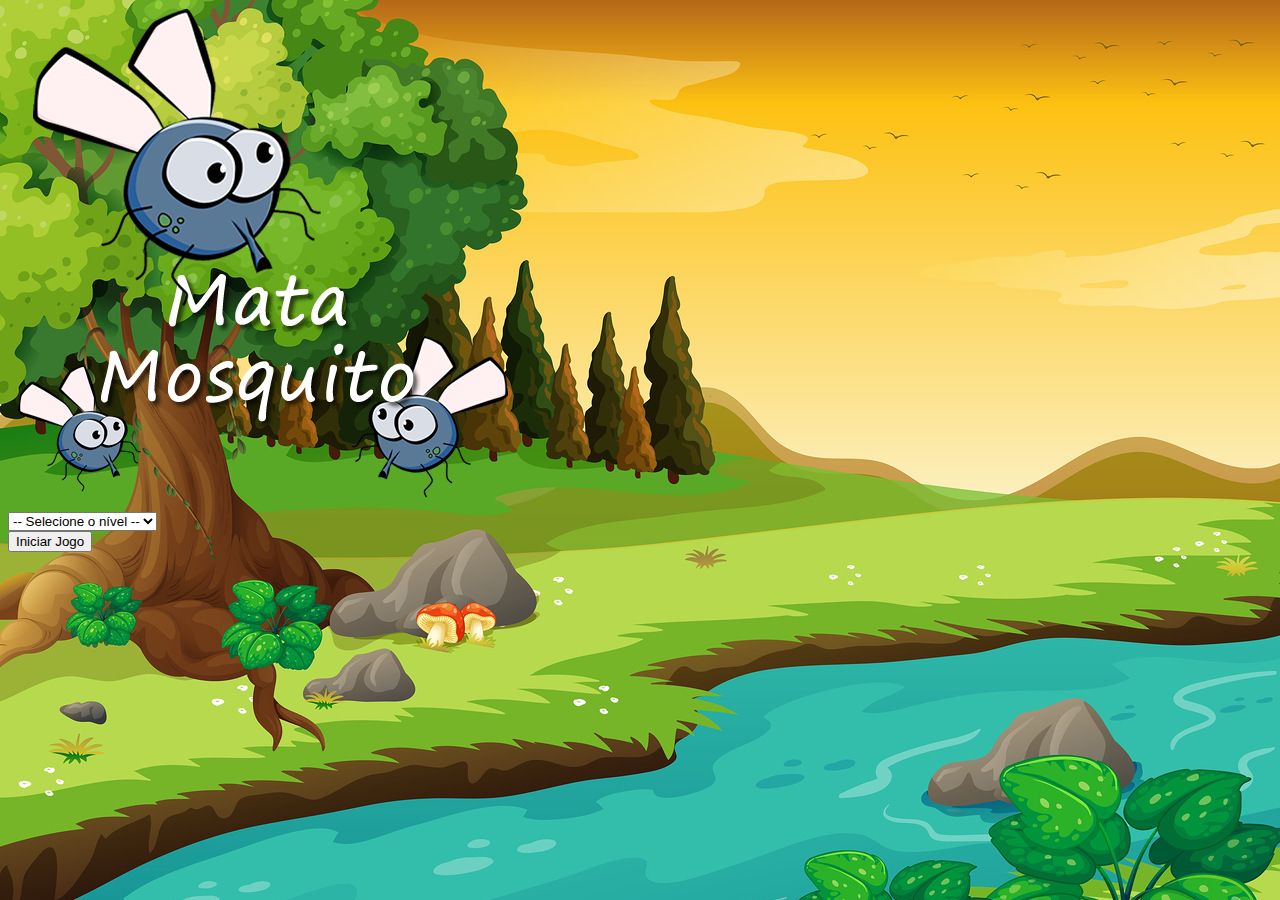
<file: index.html>
<!DOCTYPE html>
<html>
<head>
	
	<title></title>

	<link href="https://cdn.jsdelivr.net/npm/bootstrap@5.0.2/dist/css/bootstrap.min.css" rel="stylesheet" integrity="sha384-EVSTQN3/azprG1Anm3QDgpJLIm9Nao0Yz1ztcQTwFspd3yD65VohhpuuCOmLASjC" crossorigin="anonymous">

	<link rel="stylesheet" href="estilo.css">

  <script>
    function iniciarJogo() {
      var nivel = (document.getElementById('nivel').value)

      if(nivel == '') {
        alert('Selecione um nível para iniciar o jogo')
        return false
      }

      window.location.href = "app.html?" + nivel
      
    }
  </script>
</head>
<body>

  <div class="container">
    <div class="row">
      <div class="col">
        <div class="d-flex justify-content-center">
          <img src="imagens/game.png">
        </div>
      </div>
    </div>

    <div class="row">
      <div class="col">
        <div class="d-flex justify-content-center">
          <div class="mb-2">
            <select class="form-control" id="nivel">
              <option value="">--  Selecione o nível  --</option>
              <option value="normal">Normal</option>
              <option value="dificil">Difícil</option>
              <option value="ultraHard">Ultra Hard</option>
            </select>
          </div>
        </div>
      </div>
    </div>

    <div class="row">
      <div class="col">
        <div class="d-flex justify-content-center">
          <button type="button" class="btn btn-danger btn-lg" onclick="iniciarJogo()">Iniciar Jogo</button>
        </div>
      </div>
    </div>

  </div>



</body>
</html>
</file>
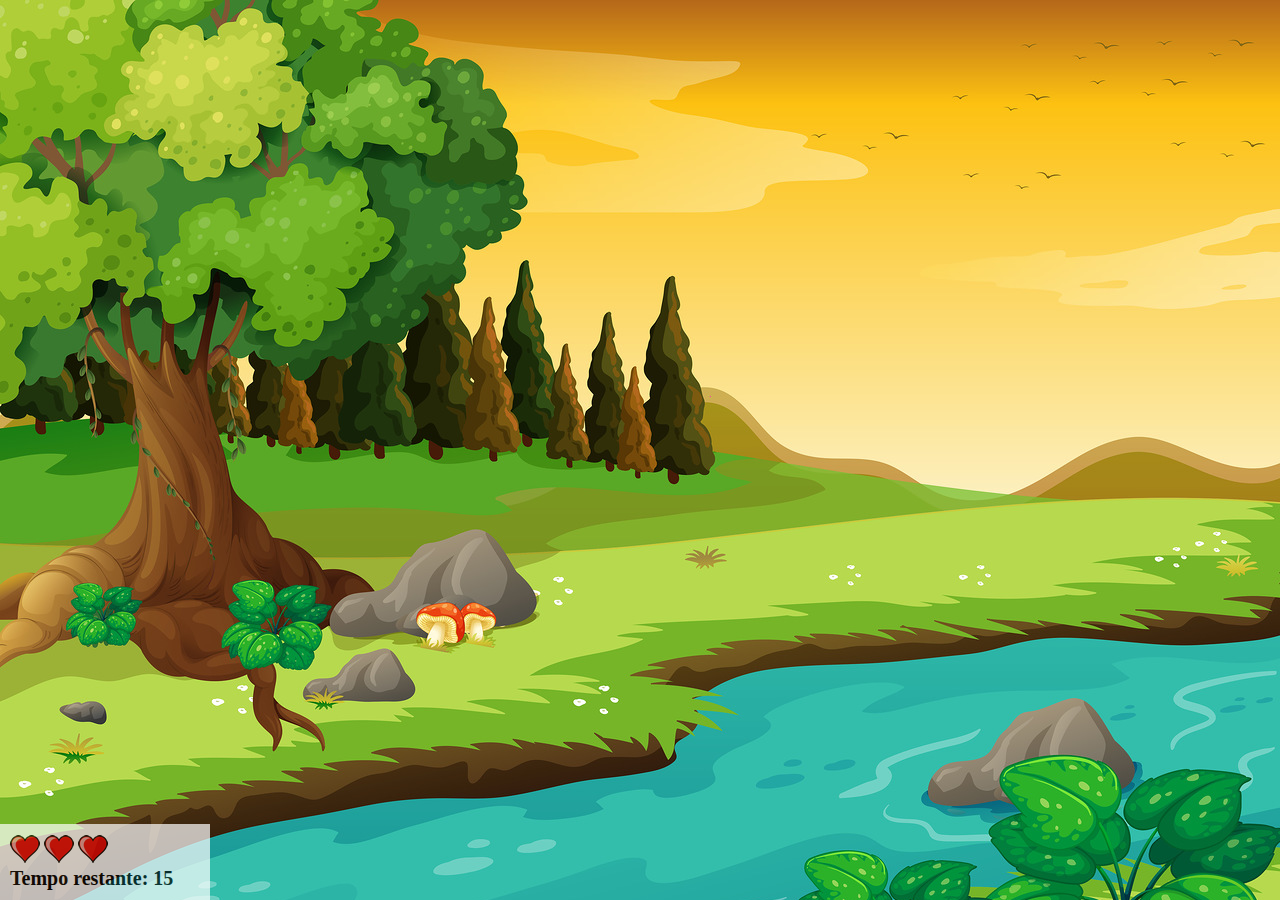
<file: app.html>
<!DOCTYPE html>
<html>
<head>
	<title>App Mata Rato</title>
	<link rel="stylesheet" type="text/css" href="estilo.css">
	<script src="jogo.js"></script>
</head>

<body onresize="ajusteAreaJogo()">

	<div class="painel">
		<div class="vida">
			<img id="v1" src="imagens/coracao_cheio.png">
			<img id="v2" src="imagens/coracao_cheio.png">
			<img id="v3" src="imagens/coracao_cheio.png">
			
		</div>

		<div class="cronometro">Tempo restante: <span id="cronometro"></span></div>
		
	</div>
	
	<script>
		document.getElementById('cronometro').innerHTML = tempo

		var criaMosca = setInterval(function() {
			posicaoRandomica()
		}, criaMosquitoTempo)
	</script>

</body>
</html>
</file>
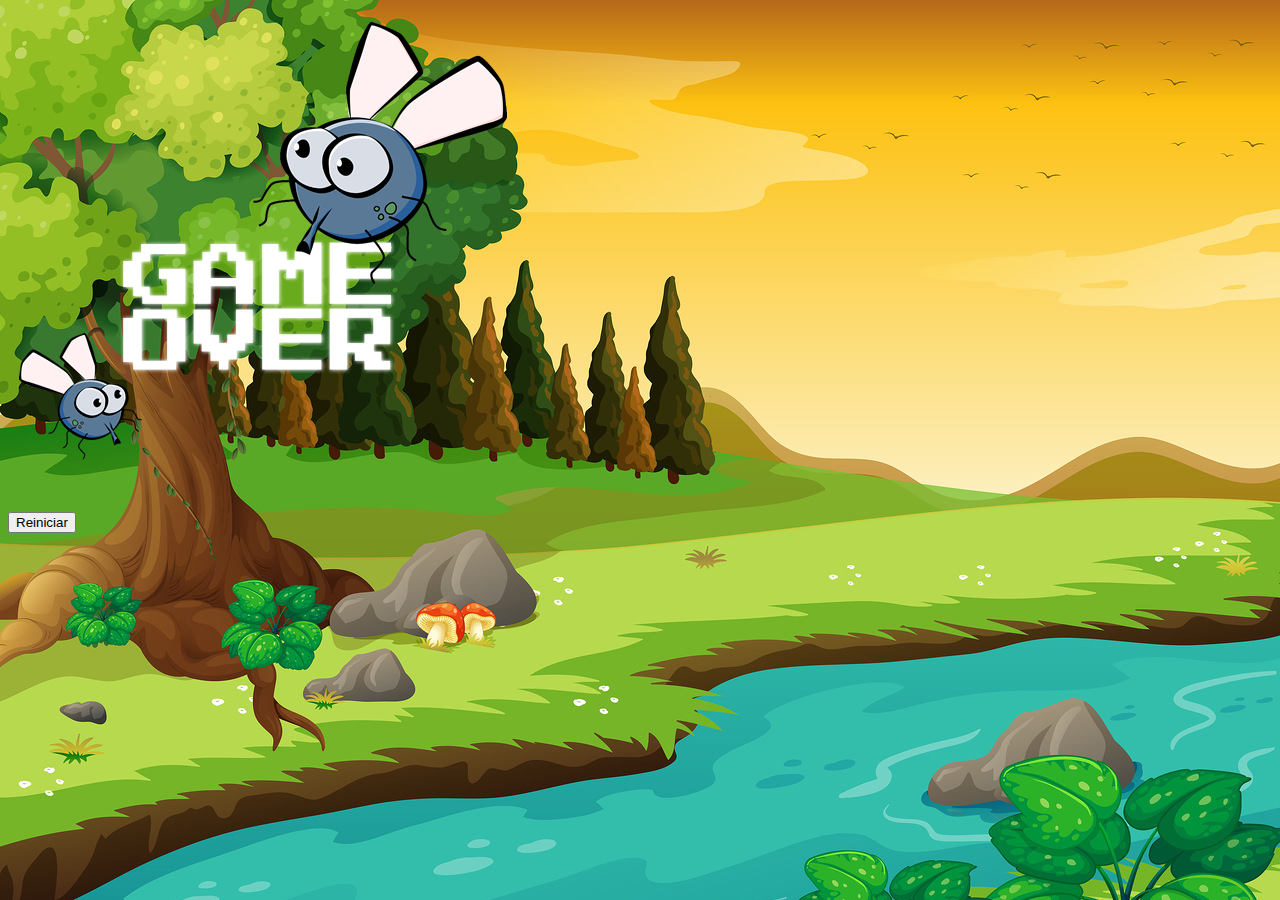
<file: fim_de_jogo.html>
<!DOCTYPE html>
<html>
<head>
	
	<title></title>

	<link href="https://cdn.jsdelivr.net/npm/bootstrap@5.0.2/dist/css/bootstrap.min.css" rel="stylesheet" integrity="sha384-EVSTQN3/azprG1Anm3QDgpJLIm9Nao0Yz1ztcQTwFspd3yD65VohhpuuCOmLASjC" crossorigin="anonymous">

	<link rel="stylesheet" href="estilo.css">

</head>
<body>

  <div class="container">
    <div class="row">
      <div class="col">
        <div class="d-flex justify-content-center">
          <img src="imagens/game_over.png">
        </div>
      </div>
    </div>

    <div class="r">
      <div class="col">
        <div class="d-flex justify-content-center">
          <button type="button" class="btn btn-dark btn-lg" onclick="window.location.href = 'index.html'">Reiniciar</button>
        </div>
      </div>
    </div>

  </div>



</body>
</html>
</file>
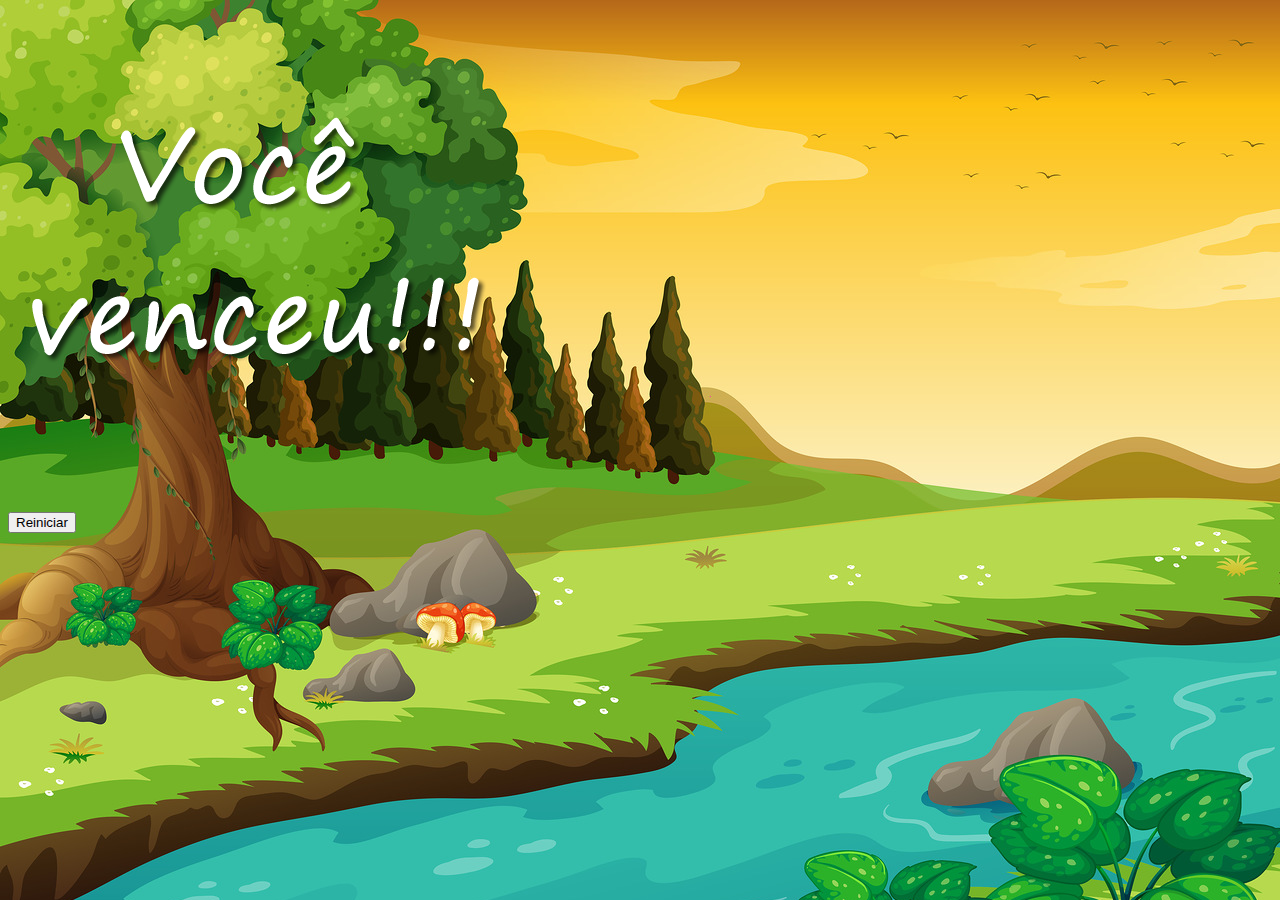
<file: vitoria.html>
<!DOCTYPE html>
<html>
<head>
	
	<title></title>

	<link href="https://cdn.jsdelivr.net/npm/bootstrap@5.0.2/dist/css/bootstrap.min.css" rel="stylesheet" integrity="sha384-EVSTQN3/azprG1Anm3QDgpJLIm9Nao0Yz1ztcQTwFspd3yD65VohhpuuCOmLASjC" crossorigin="anonymous">

	<link rel="stylesheet" href="estilo.css">

</head>
<body>

  <div class="container">
    <div class="row">
      <div class="col">
        <div class="d-flex justify-content-center">
          <img src="imagens/vitoria.png">
        </div>
      </div>
    </div>

    <div class="r">
      <div class="col">
        <div class="d-flex justify-content-center">
          <button type="button" class="btn btn-dark btn-lg" onclick="window.location.href = 'index.html'">Reiniciar</button>
        </div>
      </div>
    </div>

  </div>



</body>
</html>
</file>
<file: estilo.css>
html {
	cursor: url(imagens/mata_mosquito.png) 30 30, auto;
}

body {
	background-image: url(imagens/bg.jpg);
	background-repeat: no-repeat;
	background-size: 100%;
}


.mosquito1 {
	width: 50px;
	height: 50px;
}

.mosquito2 {
	width: 70px;
	height: 70px;
}

.mosquito3 {
	width: 90px;
	height: 90px;
}

.ladoB {
	transform: scaleX(-1);
}

.painel {
	position: absolute;
	width: 190px;
	padding: 10px;
	left: 0px;
	bottom: 0px;
	border-top:solid 1px #fff;
	background-color: #fff;
	opacity: 0.7;
}

.vidas {
	float: left;
}

.cronometro {
	float: left;
	font-size: 20px;
	font-weight: bold;
}
</file>
